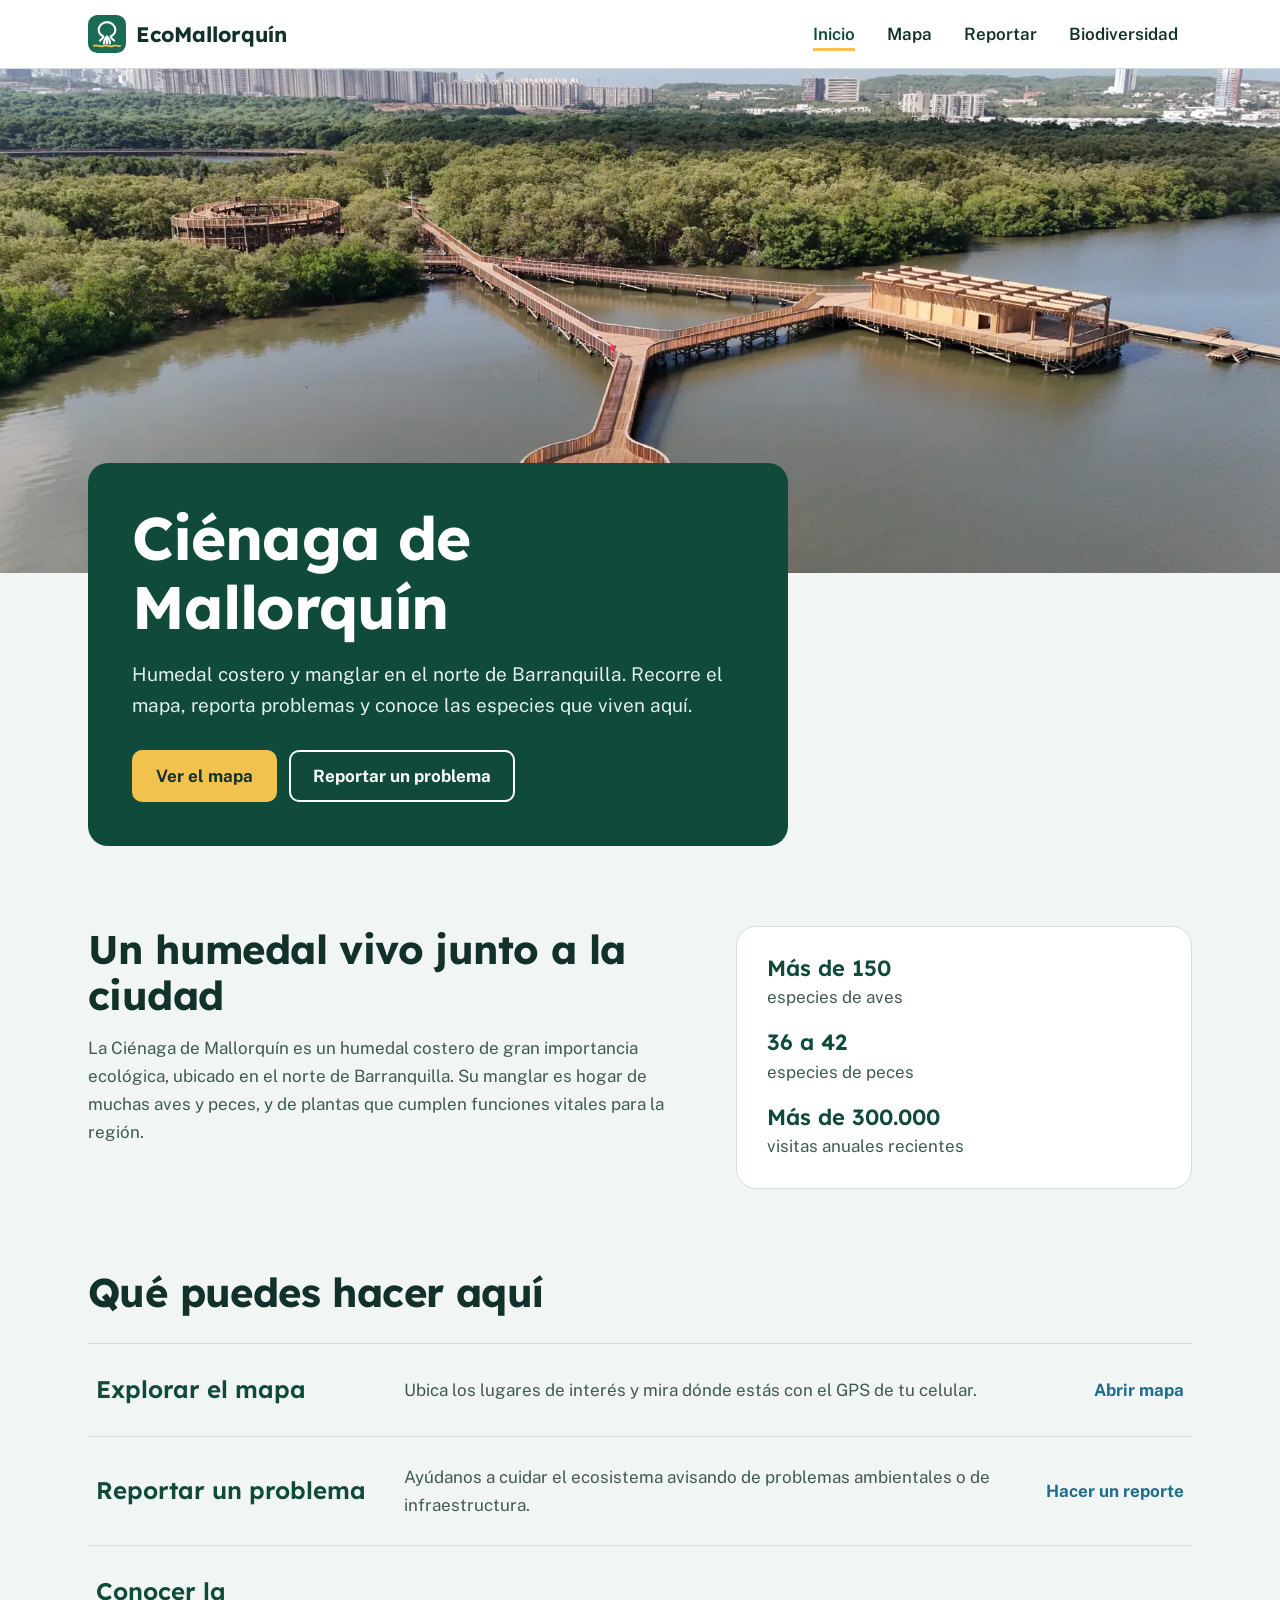
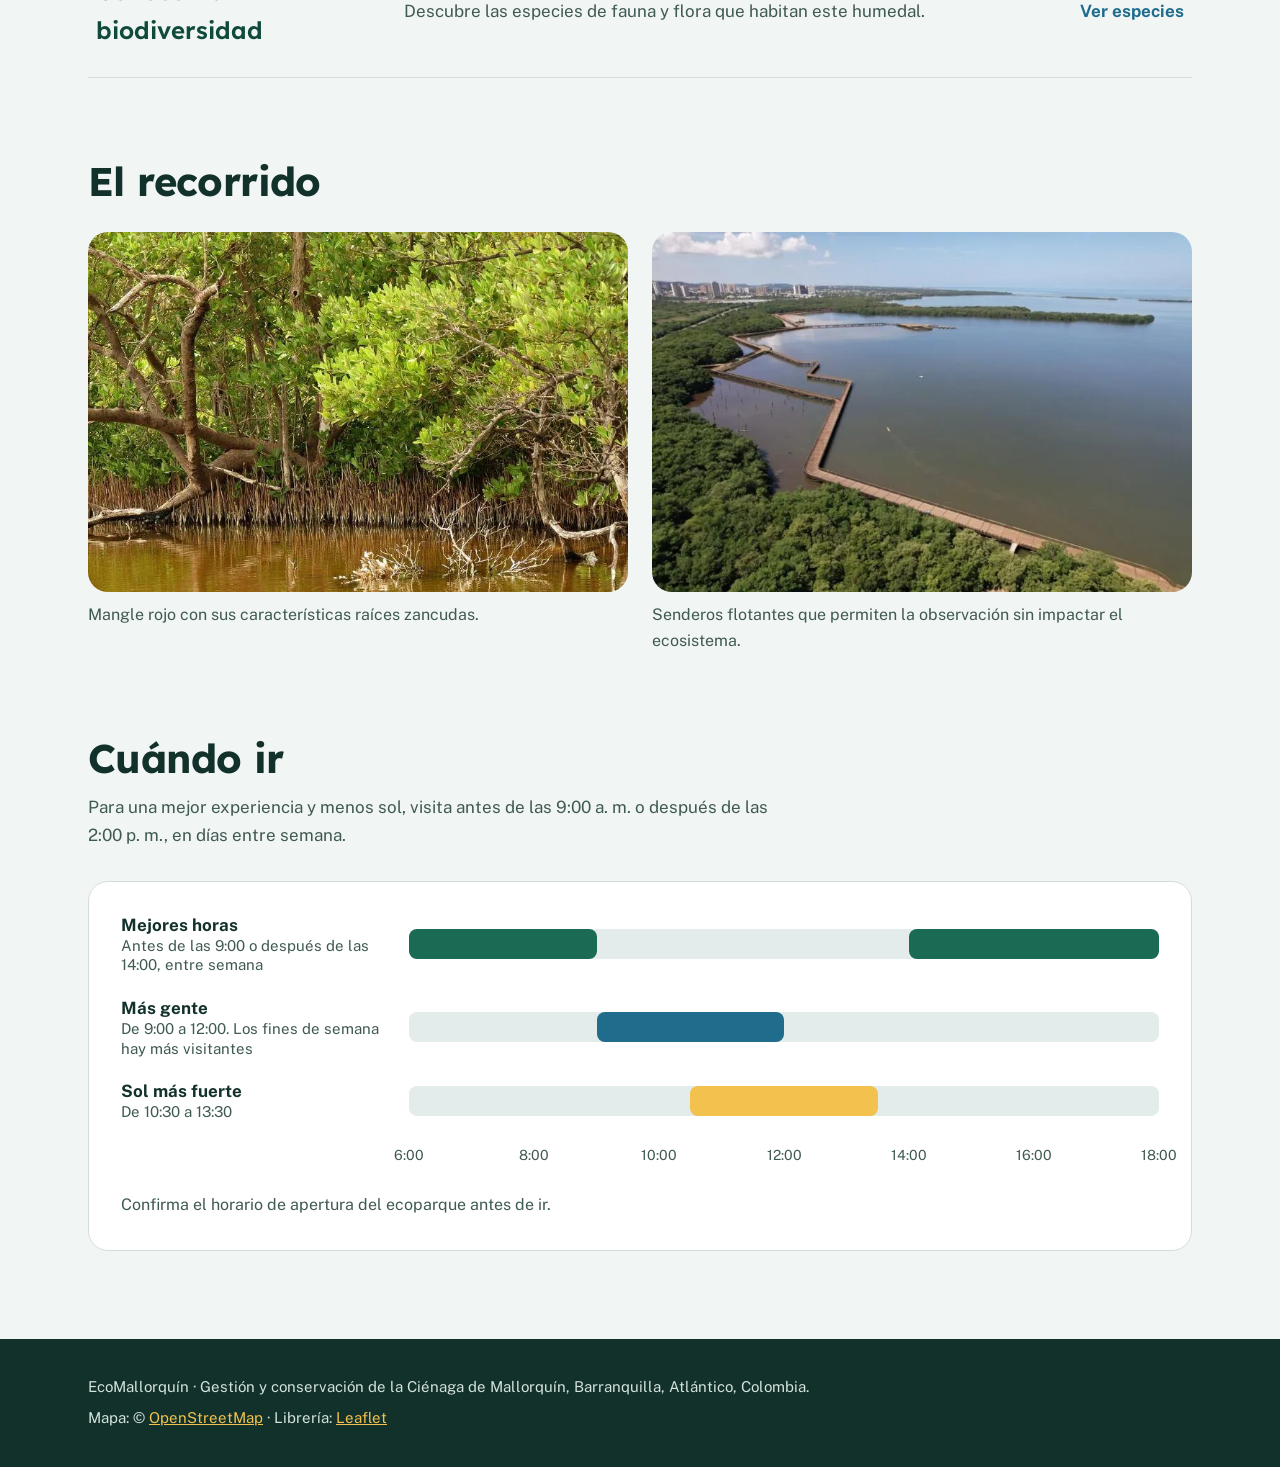
<file: index.html>
<!doctype html>
<html lang="es">
<head>
  <meta charset="utf-8">
  <meta name="viewport" content="width=device-width, initial-scale=1">
  <title>EcoMallorquín: gestión y conservación de la Ciénaga de Mallorquín</title>
  <meta name="description" content="Mapa, reportes ciudadanos y biodiversidad de la Ciénaga de Mallorquín, humedal costero y manglar en Barranquilla, Colombia.">
  <link rel="icon" type="image/svg+xml" href="assets/img/logo.svg">
  <link rel="preconnect" href="https://fonts.googleapis.com">
  <link rel="preconnect" href="https://fonts.gstatic.com" crossorigin>
  <link rel="stylesheet" href="https://fonts.googleapis.com/css2?family=Lexend:wght@500;600;700&family=Public+Sans:ital,wght@0,400;0,600;0,700;1,400&display=swap">
  <link rel="stylesheet" href="assets/css/styles.css">
</head>
<body>
  <a class="skip-link" href="#contenido">Saltar al contenido</a>

  <header class="site-header">
    <div class="wrap">
      <a class="brand" href="index.html">
        <img src="assets/img/logo.svg" alt="" width="38" height="38">
        EcoMallorquín
      </a>
      <nav class="site-nav" aria-label="Principal">
        <a href="index.html" aria-current="page">Inicio</a>
        <a href="mapa.html">Mapa</a>
        <a href="reportar.html">Reportar</a>
        <a href="biodiversidad.html">Biodiversidad</a>
      </nav>
    </div>
  </header>

  <main id="contenido">
    <section class="hero">
      <div class="hero-media">
        <img src="assets/img/vista-aerea.webp" alt="Vista aérea del ecoparque de la Ciénaga de Mallorquín: senderos de madera sobre el agua, rodeados de manglar" width="1800" height="1012" fetchpriority="high">
      </div>
      <div class="wrap">
        <div class="hero-panel">
          <h1>Ciénaga de Mallorquín</h1>
          <p>Humedal costero y manglar en el norte de Barranquilla. Recorre el mapa, reporta problemas y conoce las especies que viven aquí.</p>
          <div class="hero-actions">
            <a class="btn btn-light" href="mapa.html">Ver el mapa</a>
            <a class="btn btn-ghost-light" href="reportar.html">Reportar un problema</a>
          </div>
        </div>
      </div>
    </section>

    <section class="section">
      <div class="wrap intro">
        <div>
          <h2 class="section-title">Un humedal vivo junto a la ciudad</h2>
          <p>La Ciénaga de Mallorquín es un humedal costero de gran importancia ecológica, ubicado en el norte de Barranquilla. Su manglar es hogar de muchas aves y peces, y de plantas que cumplen funciones vitales para la región.</p>
        </div>
        <dl class="facts">
          <div><dt>Más de 150</dt><dd>especies de aves</dd></div>
          <div><dt>36 a 42</dt><dd>especies de peces</dd></div>
          <div><dt>Más de 300.000</dt><dd>visitas anuales recientes</dd></div>
        </dl>
      </div>
    </section>

    <section class="section" aria-labelledby="que-hacer">
      <div class="wrap">
        <h2 class="section-title" id="que-hacer">Qué puedes hacer aquí</h2>
        <ul class="doors">
          <li><a href="mapa.html"><span class="door-name">Explorar el mapa</span><span class="door-text">Ubica los lugares de interés y mira dónde estás con el GPS de tu celular.</span><span class="door-go">Abrir mapa</span></a></li>
          <li><a href="reportar.html"><span class="door-name">Reportar un problema</span><span class="door-text">Ayúdanos a cuidar el ecosistema avisando de problemas ambientales o de infraestructura.</span><span class="door-go">Hacer un reporte</span></a></li>
          <li><a href="biodiversidad.html"><span class="door-name">Conocer la biodiversidad</span><span class="door-text">Descubre las especies de fauna y flora que habitan este humedal.</span><span class="door-go">Ver especies</span></a></li>
        </ul>
      </div>
    </section>

    <section class="section" aria-labelledby="recorrido">
      <div class="wrap">
        <h2 class="section-title" id="recorrido">El recorrido</h2>
        <div class="gallery">
          <figure>
            <img src="assets/img/mangle-rojo.webp" alt="Mangle rojo con sus raíces zancudas sobre el agua" width="800" height="500" loading="lazy">
            <figcaption>Mangle rojo con sus características raíces zancudas.</figcaption>
          </figure>
          <figure>
            <img src="assets/img/sendero-flotante.webp" alt="Vista aérea de un sendero de madera que cruza el agua junto al manglar" width="768" height="512" loading="lazy">
            <figcaption>Senderos flotantes que permiten la observación sin impactar el ecosistema.</figcaption>
          </figure>
        </div>
      </div>
    </section>

    <section class="section" aria-labelledby="cuando-ir">
      <div class="wrap">
        <h2 class="section-title" id="cuando-ir">Cuándo ir</h2>
        <p class="section-intro">Para una mejor experiencia y menos sol, visita antes de las 9:00 a. m. o después de las 2:00 p. m., en días entre semana.</p>
        <div class="day">
          <div class="day-row">
            <div class="day-label">Mejores horas<small>Antes de las 9:00 o después de las 14:00, entre semana</small></div>
            <div class="day-track" aria-hidden="true">
              <span class="bar bar-good" style="left:0;width:25%"></span>
              <span class="bar bar-good" style="left:66.667%;width:33.333%"></span>
            </div>
          </div>
          <div class="day-row">
            <div class="day-label">Más gente<small>De 9:00 a 12:00. Los fines de semana hay más visitantes</small></div>
            <div class="day-track" aria-hidden="true">
              <span class="bar bar-crowd" style="left:25%;width:25%"></span>
            </div>
          </div>
          <div class="day-row">
            <div class="day-label">Sol más fuerte<small>De 10:30 a 13:30</small></div>
            <div class="day-track" aria-hidden="true">
              <span class="bar bar-sun" style="left:37.5%;width:25%"></span>
            </div>
          </div>
          <div class="day-row day-axis-row" aria-hidden="true">
            <div class="day-label-spacer"></div>
            <div class="day-axis"><span style="left:0.000%">6:00</span><span style="left:16.667%">8:00</span><span style="left:33.333%">10:00</span><span style="left:50.000%">12:00</span><span style="left:66.667%">14:00</span><span style="left:83.333%">16:00</span><span style="left:100.000%">18:00</span></div>
          </div>
          <p class="day-note">Confirma el horario de apertura del ecoparque antes de ir.</p>
        </div>
      </div>
    </section>
  </main>

  <footer class="site-footer">
    <div class="wrap">
      <p>EcoMallorquín · Gestión y conservación de la Ciénaga de Mallorquín, Barranquilla, Atlántico, Colombia.</p>
      <p>Mapa: © <a href="https://www.openstreetmap.org/copyright">OpenStreetMap</a> · Librería: <a href="https://leafletjs.com">Leaflet</a></p>
    </div>
  </footer>
</body>
</html>
</file>
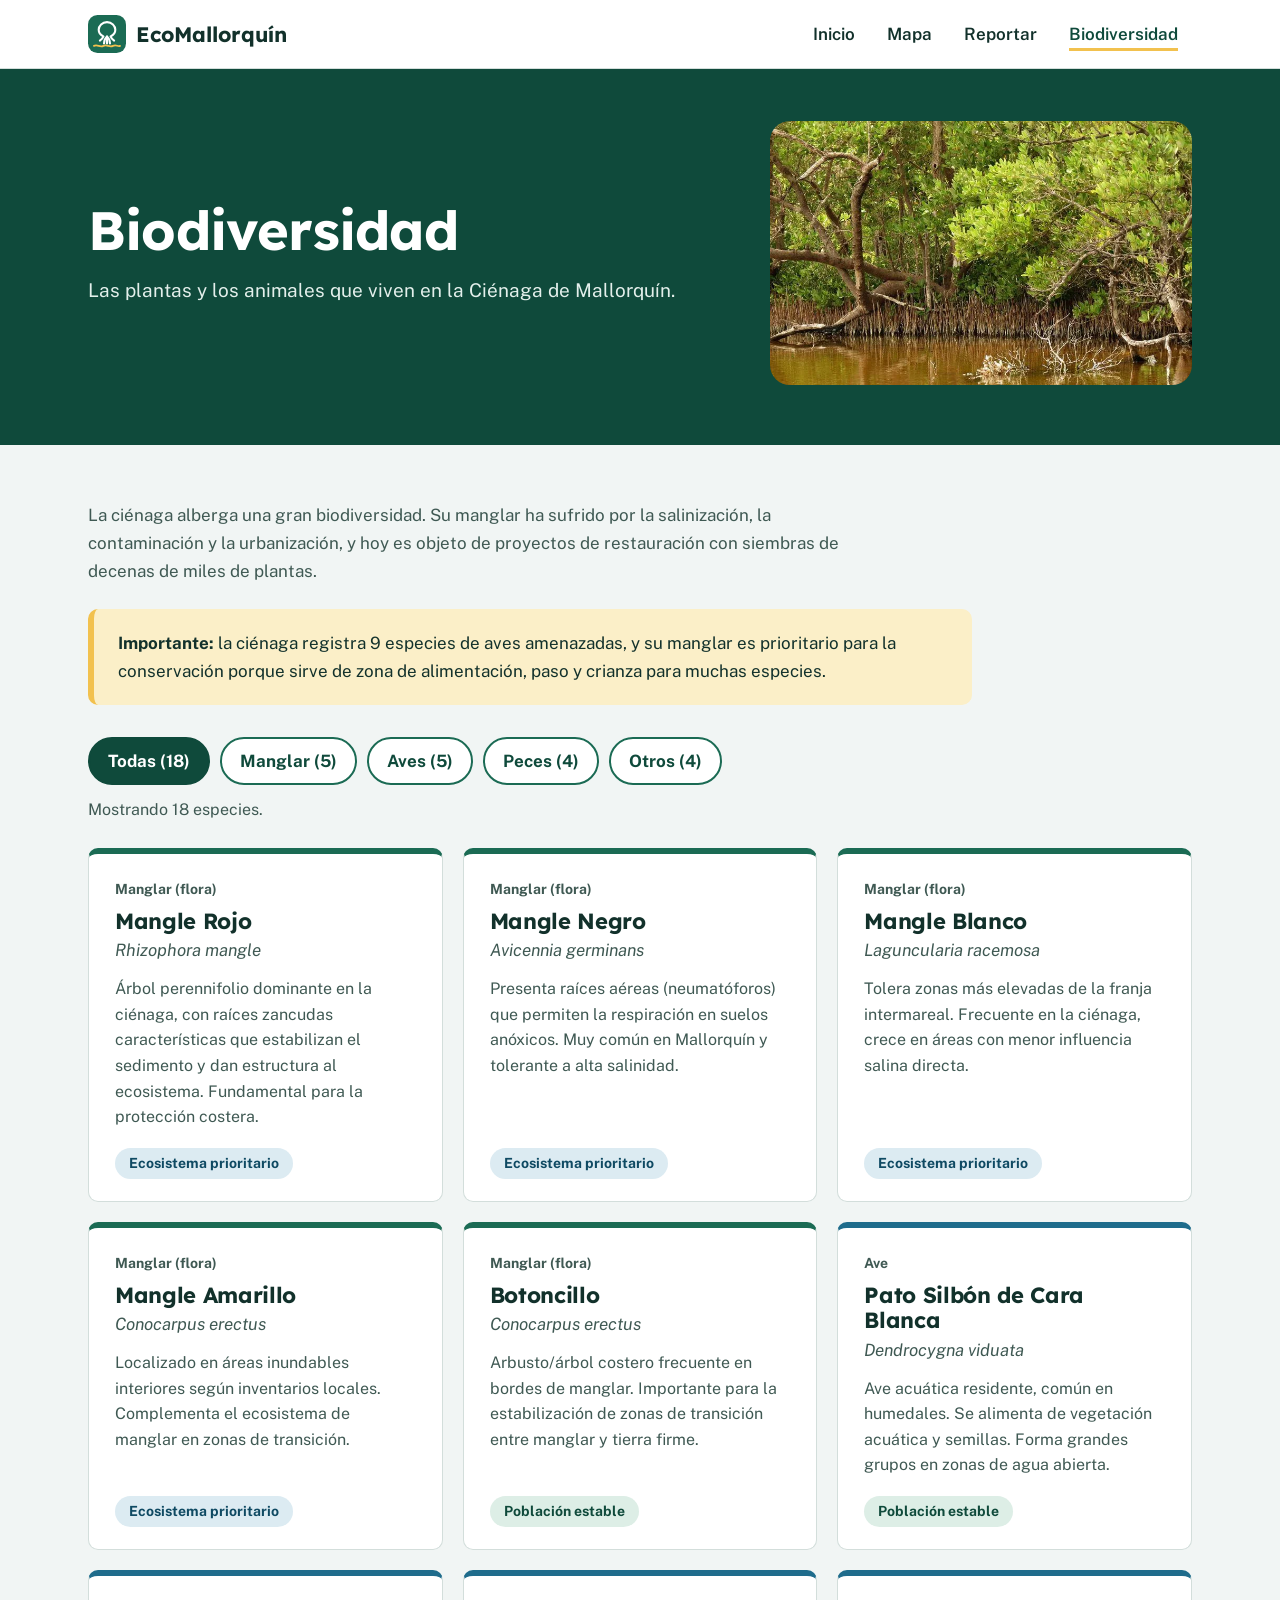
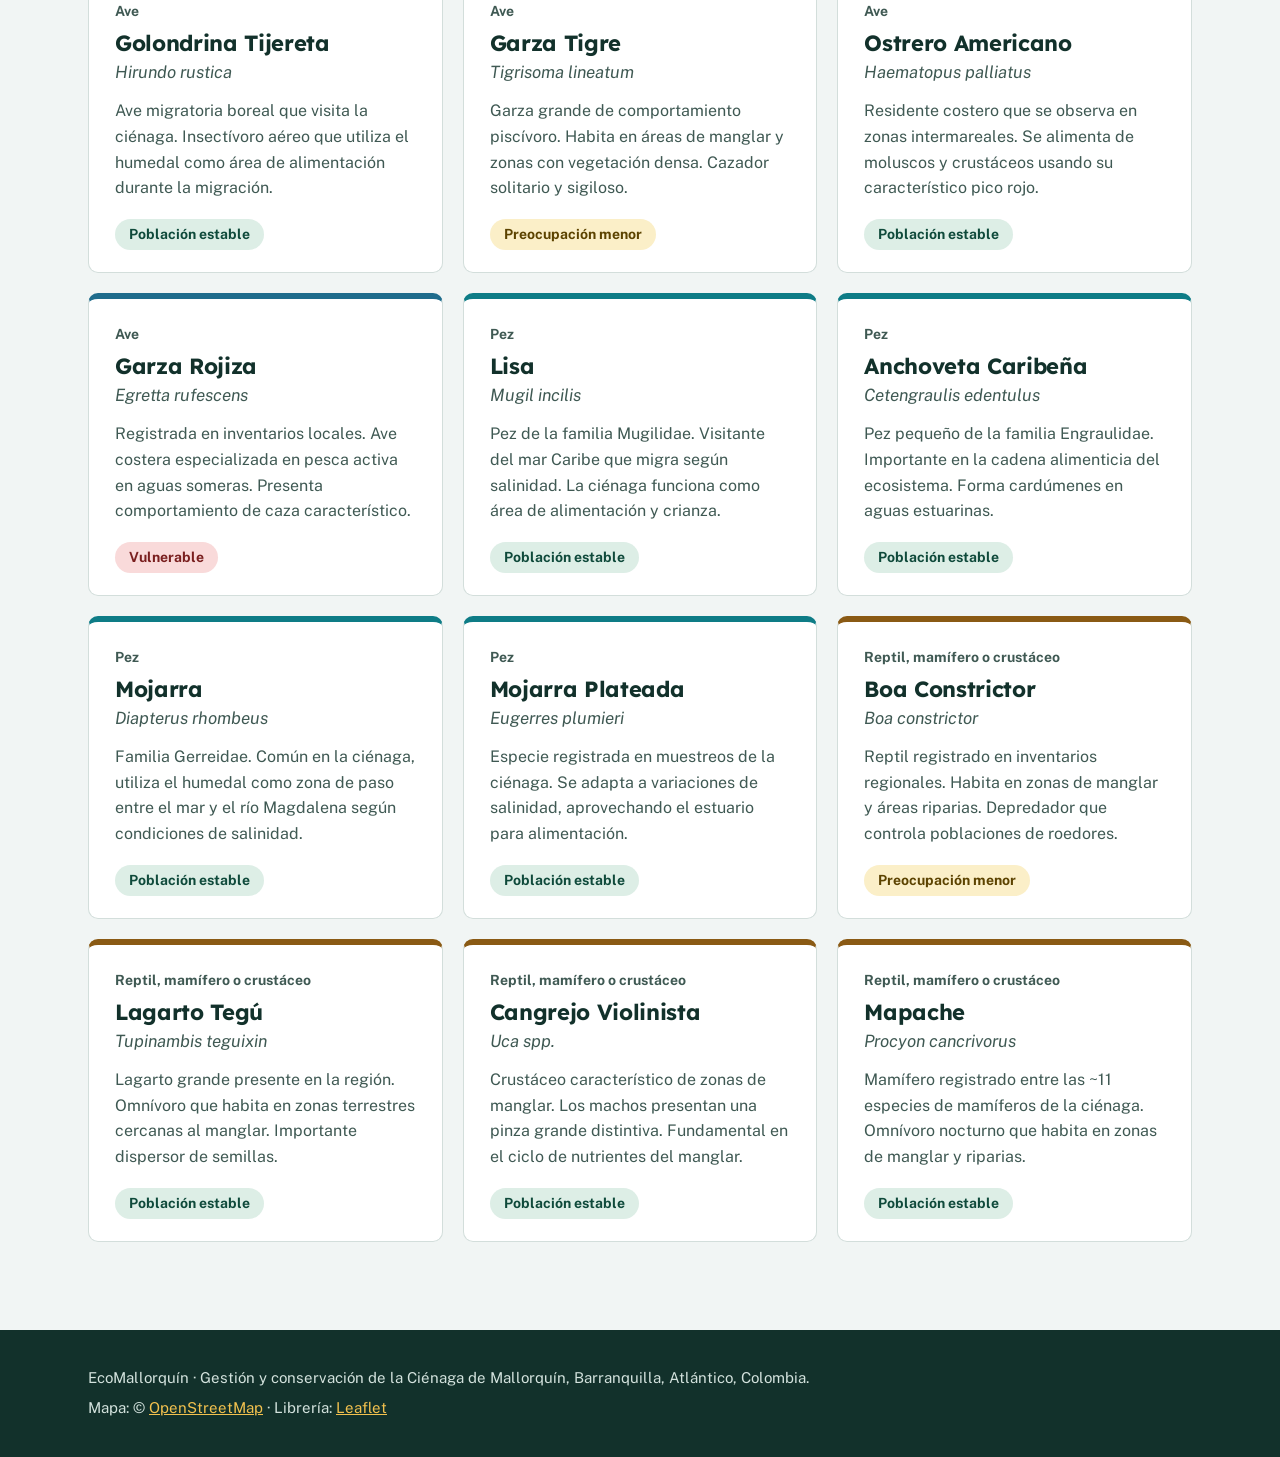
<file: biodiversidad.html>
<!doctype html>
<html lang="es">
<head>
  <meta charset="utf-8">
  <meta name="viewport" content="width=device-width, initial-scale=1">
  <title>Biodiversidad | EcoMallorquín</title>
  <meta name="description" content="Especies de manglar, aves, peces y otros animales de la Ciénaga de Mallorquín.">
  <link rel="icon" type="image/svg+xml" href="assets/img/logo.svg">
  <link rel="preconnect" href="https://fonts.googleapis.com">
  <link rel="preconnect" href="https://fonts.gstatic.com" crossorigin>
  <link rel="stylesheet" href="https://fonts.googleapis.com/css2?family=Lexend:wght@500;600;700&family=Public+Sans:ital,wght@0,400;0,600;0,700;1,400&display=swap">
  <link rel="stylesheet" href="assets/css/styles.css">
</head>
<body>
  <a class="skip-link" href="#contenido">Saltar al contenido</a>

  <header class="site-header">
    <div class="wrap">
      <a class="brand" href="index.html">
        <img src="assets/img/logo.svg" alt="" width="38" height="38">
        EcoMallorquín
      </a>
      <nav class="site-nav" aria-label="Principal">
        <a href="index.html">Inicio</a>
        <a href="mapa.html">Mapa</a>
        <a href="reportar.html">Reportar</a>
        <a href="biodiversidad.html" aria-current="page">Biodiversidad</a>
      </nav>
    </div>
  </header>

  <main id="contenido">
    <section class="page-head with-photo">
      <div class="wrap">
        <div>
          <h1>Biodiversidad</h1>
          <p>Las plantas y los animales que viven en la Ciénaga de Mallorquín.</p>
        </div>
        <img src="assets/img/mangle-rojo.webp" alt="Mangle rojo con sus raíces zancudas sobre el agua" width="800" height="500">
      </div>
    </section>

    <div class="content">
      <div class="wrap">
        <p class="section-intro" style="max-width:46em;margin:0 0 24px">La ciénaga alberga una gran biodiversidad. Su manglar ha sufrido por la salinización, la contaminación y la urbanización, y hoy es objeto de proyectos de restauración con siembras de decenas de miles de plantas.</p>
        <div class="note-box">
          <p><strong>Importante:</strong> la ciénaga registra 9 especies de aves amenazadas, y su manglar es prioritario para la conservación porque sirve de zona de alimentación, paso y crianza para muchas especies.</p>
        </div>

        <div id="filters" class="filters" role="group" aria-label="Filtrar por grupo"></div>
        <p id="species-count" class="count" role="status" aria-live="polite"></p>
        <ul id="species-grid" class="species-grid"></ul>
      </div>
    </div>
  </main>

  <footer class="site-footer">
    <div class="wrap">
      <p>EcoMallorquín · Gestión y conservación de la Ciénaga de Mallorquín, Barranquilla, Atlántico, Colombia.</p>
      <p>Mapa: © <a href="https://www.openstreetmap.org/copyright">OpenStreetMap</a> · Librería: <a href="https://leafletjs.com">Leaflet</a></p>
    </div>
  </footer>
  <script src="assets/js/data/species.js"></script>
  <script src="assets/js/biodiversity.js"></script>
</body>
</html>
</file>
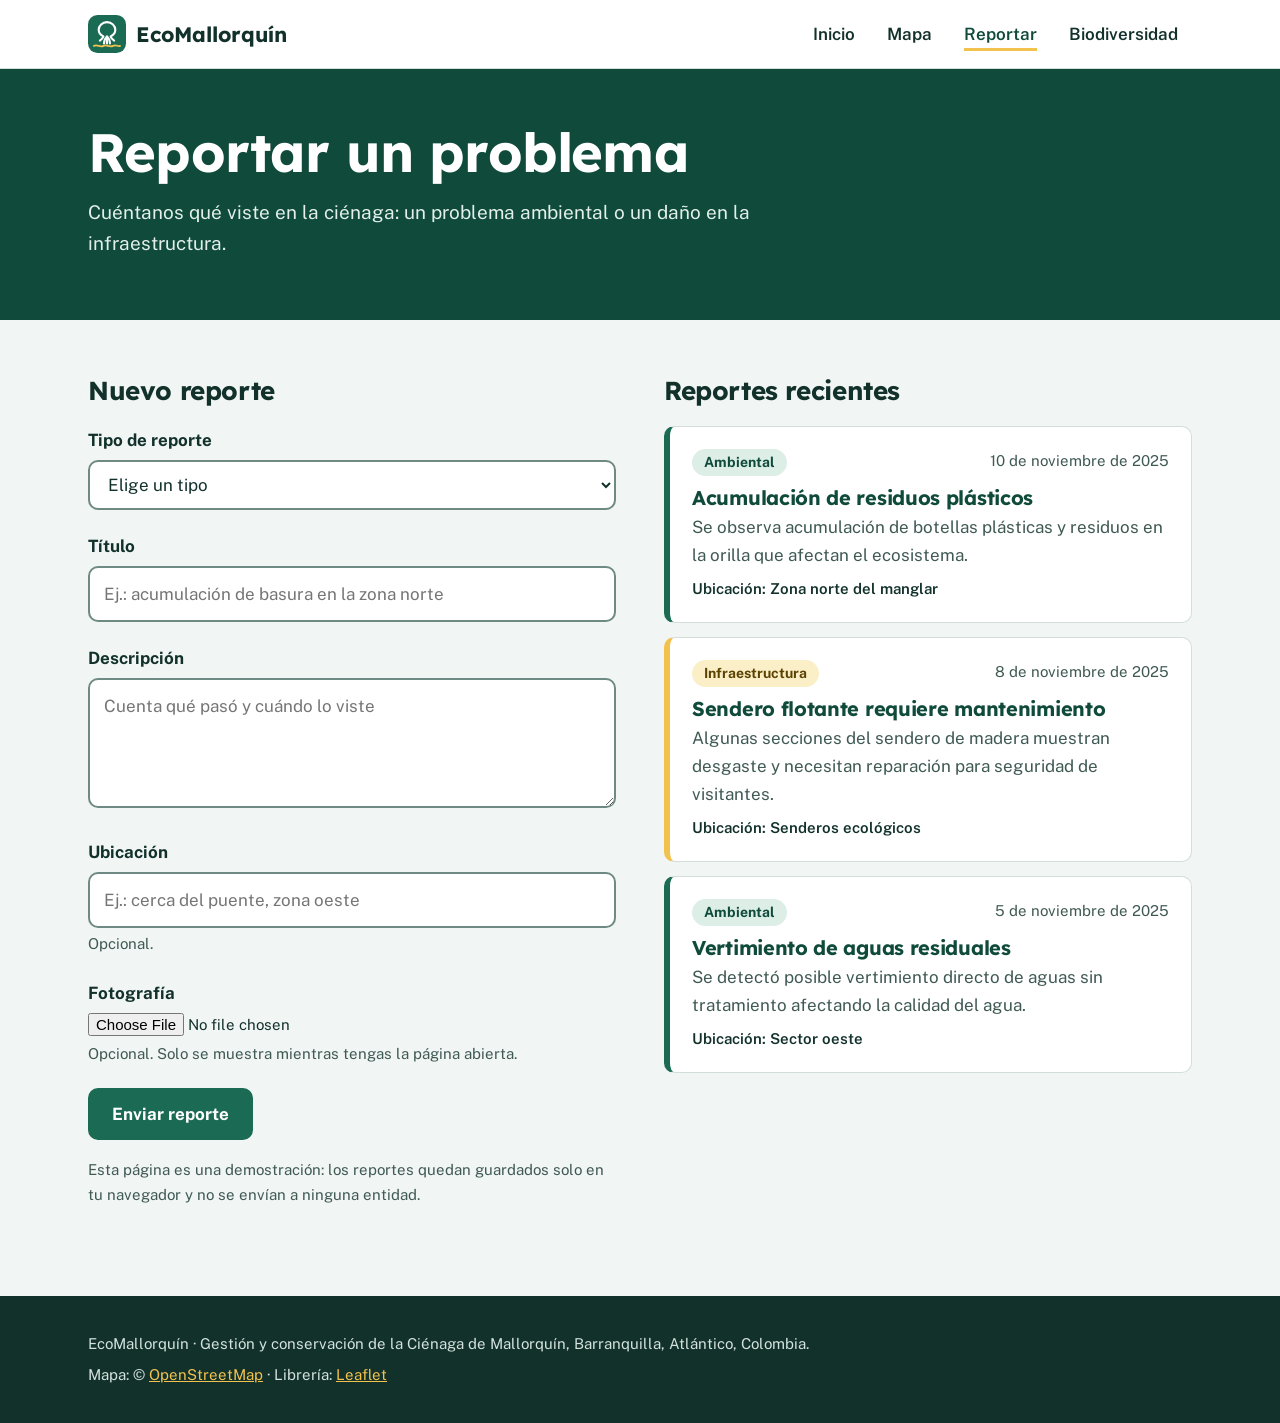
<file: reportar.html>
<!doctype html>
<html lang="es">
<head>
  <meta charset="utf-8">
  <meta name="viewport" content="width=device-width, initial-scale=1">
  <title>Reportar un problema | EcoMallorquín</title>
  <meta name="description" content="Reporta problemas ambientales o de infraestructura en la Ciénaga de Mallorquín.">
  <link rel="icon" type="image/svg+xml" href="assets/img/logo.svg">
  <link rel="preconnect" href="https://fonts.googleapis.com">
  <link rel="preconnect" href="https://fonts.gstatic.com" crossorigin>
  <link rel="stylesheet" href="https://fonts.googleapis.com/css2?family=Lexend:wght@500;600;700&family=Public+Sans:ital,wght@0,400;0,600;0,700;1,400&display=swap">
  <link rel="stylesheet" href="assets/css/styles.css">
</head>
<body>
  <a class="skip-link" href="#contenido">Saltar al contenido</a>

  <header class="site-header">
    <div class="wrap">
      <a class="brand" href="index.html">
        <img src="assets/img/logo.svg" alt="" width="38" height="38">
        EcoMallorquín
      </a>
      <nav class="site-nav" aria-label="Principal">
        <a href="index.html">Inicio</a>
        <a href="mapa.html">Mapa</a>
        <a href="reportar.html" aria-current="page">Reportar</a>
        <a href="biodiversidad.html">Biodiversidad</a>
      </nav>
    </div>
  </header>

  <main id="contenido">
    <section class="page-head">
      <div class="wrap">
        <h1>Reportar un problema</h1>
        <p>Cuéntanos qué viste en la ciénaga: un problema ambiental o un daño en la infraestructura.</p>
      </div>
    </section>

    <div class="content">
      <div class="wrap report-layout">
        <section aria-labelledby="form-title">
          <h2 id="form-title">Nuevo reporte</h2>
          <form id="report-form" class="form">
            <div class="field">
              <label for="report-type">Tipo de reporte</label>
              <select id="report-type" name="type" required>
                <option value="">Elige un tipo</option>
                <option value="ambiental">Problema ambiental</option>
                <option value="infraestructura">Problema de infraestructura</option>
              </select>
            </div>
            <div class="field">
              <label for="report-title">Título</label>
              <input id="report-title" name="title" type="text" maxlength="100" placeholder="Ej.: acumulación de basura en la zona norte" required>
            </div>
            <div class="field">
              <label for="report-description">Descripción</label>
              <textarea id="report-description" name="description" maxlength="600" placeholder="Cuenta qué pasó y cuándo lo viste" required></textarea>
            </div>
            <div class="field">
              <label for="report-location">Ubicación</label>
              <input id="report-location" name="location" type="text" maxlength="100" placeholder="Ej.: cerca del puente, zona oeste" aria-describedby="location-hint">
              <span id="location-hint" class="hint">Opcional.</span>
            </div>
            <div class="field">
              <label for="report-photo">Fotografía</label>
              <div class="photo-pick">
                <input id="report-photo" type="file" accept="image/*" aria-describedby="photo-hint">
                <img id="photo-preview" class="photo-preview" alt="Vista previa de la foto elegida" hidden>
              </div>
              <span id="photo-hint" class="hint">Opcional. Solo se muestra mientras tengas la página abierta.</span>
            </div>
            <div><button class="btn" type="submit">Enviar reporte</button></div>
          </form>
          <div role="status" aria-live="polite">
            <p id="report-message" class="notice" hidden></p>
          </div>
          <p class="privacy-note">Esta página es una demostración: los reportes quedan guardados solo en tu navegador y no se envían a ninguna entidad.</p>
        </section>

        <section aria-labelledby="list-title">
          <h2 id="list-title">Reportes recientes</h2>
          <ul id="report-list" class="report-list"></ul>
        </section>
      </div>
    </div>
  </main>

  <footer class="site-footer">
    <div class="wrap">
      <p>EcoMallorquín · Gestión y conservación de la Ciénaga de Mallorquín, Barranquilla, Atlántico, Colombia.</p>
      <p>Mapa: © <a href="https://www.openstreetmap.org/copyright">OpenStreetMap</a> · Librería: <a href="https://leafletjs.com">Leaflet</a></p>
    </div>
  </footer>
  <script src="assets/js/data/reports.js"></script>
  <script src="assets/js/reports.js"></script>
</body>
</html>
</file>
<file: assets/css/styles.css>
/* =========================================================
   EcoMallorquín – estilos compartidos
   Colores tomados del lugar: el verde del manglar, el azul del
   agua de la ciénaga y el amarillo del sol de la costa.
   Tipografía: Lexend (títulos) y Public Sans (texto).
   ========================================================= */

:root {
  --mist: #F1F5F4;
  --paper: #FFFFFF;
  --ink: #12312B;
  --ink-soft: #3F5953;
  --line: #D3DEDB;
  --field: #6E8A83;
  --mangrove: #1B6B54;
  --mangrove-dark: #0F4A3B;
  --water: #1F6C8C;
  --sun: #F2C14E;
  --sun-soft: #FBEFC8;

  --font-display: 'Lexend', 'Segoe UI', system-ui, sans-serif;
  --font-body: 'Public Sans', 'Segoe UI', system-ui, sans-serif;
  --radius: 10px;
  --radius-lg: 20px;
  --max: 1160px;
}

/* ---------- Base ---------- */
*, *::before, *::after { box-sizing: border-box; }
body {
  margin: 0;
  background: var(--mist);
  color: var(--ink);
  font-family: var(--font-body);
  font-size: 17px;
  line-height: 1.65;
}
img { max-width: 100%; height: auto; display: block; }
a { color: var(--water); }
a:hover { color: var(--mangrove-dark); }
button, input, select, textarea { font: inherit; color: inherit; }
:focus-visible { outline: 3px solid var(--water); outline-offset: 3px; }
[hidden] { display: none !important; }

h1, h2, h3 { font-family: var(--font-display); line-height: 1.15; letter-spacing: -0.015em; margin: 0; }

.wrap { max-width: var(--max); margin: 0 auto; padding: 0 28px; }
.visually-hidden {
  position: absolute !important;
  width: 1px; height: 1px;
  overflow: hidden;
  clip: rect(0 0 0 0);
  white-space: nowrap;
}
.skip-link {
  position: absolute; left: 12px; top: -60px; z-index: 20;
  background: var(--ink); color: #FFFFFF; padding: 10px 16px; border-radius: 8px;
}
.skip-link:focus { top: 12px; }

/* ---------- Encabezado ---------- */
.site-header {
  position: sticky; top: 0; z-index: 10;
  background: var(--paper);
  border-bottom: 1px solid var(--line);
}
.site-header .wrap {
  display: flex; flex-wrap: wrap; align-items: center; justify-content: space-between;
  gap: 4px 24px; padding-top: 10px; padding-bottom: 10px;
}
.brand {
  display: flex; align-items: center; gap: 10px;
  font-family: var(--font-display); font-weight: 700; font-size: 21px;
  color: var(--ink); text-decoration: none;
}
.brand img { width: 38px; height: 38px; }
.site-nav { display: flex; flex-wrap: wrap; gap: 2px 4px; }
.site-nav a {
  color: var(--ink); text-decoration: none; font-weight: 600;
  padding: 10px 14px; border-radius: 8px;
}
.site-nav a:hover { background: var(--mist); color: var(--ink); }
.site-nav a[aria-current="page"] {
  color: var(--mangrove-dark);
  text-decoration: underline; text-decoration-thickness: 3px; text-underline-offset: 8px;
  text-decoration-color: var(--sun);
}

/* ---------- Botones ---------- */
.btn {
  display: inline-flex; align-items: center; justify-content: center;
  min-height: 48px; padding: 10px 22px;
  border-radius: var(--radius); border: 2px solid var(--mangrove);
  background: var(--mangrove); color: #FFFFFF;
  font-weight: 700; text-decoration: none; cursor: pointer;
}
.btn:hover { background: var(--mangrove-dark); border-color: var(--mangrove-dark); color: #FFFFFF; }
.btn-light { background: var(--sun); border-color: var(--sun); color: var(--ink); }
.btn-light:hover { background: #FFD36E; border-color: #FFD36E; color: var(--ink); }
.btn-outline { background: transparent; color: var(--mangrove-dark); }
.btn-outline:hover { background: var(--mangrove-dark); color: #FFFFFF; }
.btn-ghost-light { background: transparent; border-color: #FFFFFF; color: #FFFFFF; }
.btn-ghost-light:hover { background: #FFFFFF; border-color: #FFFFFF; color: var(--mangrove-dark); }
.btn-small { min-height: 40px; padding: 6px 16px; font-size: 15px; }

/* ---------- Portada ---------- */
.hero-media { height: clamp(320px, 56vh, 600px); background: var(--mangrove-dark); }
.hero-media img { width: 100%; height: 100%; object-fit: cover; object-position: center 62%; }
.hero-panel {
  position: relative;
  max-width: 700px;
  margin-top: -110px;
  padding: 40px 44px 44px;
  background: var(--mangrove-dark); color: #FFFFFF;
  border-radius: var(--radius-lg);
}
.hero-panel h1 { font-size: clamp(36px, 5vw, 60px); font-weight: 700; }
.hero-panel p { margin: 18px 0 0; font-size: 19px; color: #E3EFEB; max-width: 32em; }
.hero-actions { margin-top: 28px; display: flex; flex-wrap: wrap; gap: 12px; }

/* ---------- Secciones ---------- */
.section { padding: 80px 0 0; }
.section:last-of-type { padding-bottom: 88px; }
.section-title { font-size: clamp(28px, 3.6vw, 40px); }
.section-intro { margin: 12px 0 0; max-width: 40em; color: var(--ink-soft); }

.intro { display: grid; grid-template-columns: minmax(0, 1.3fr) minmax(0, 1fr); gap: 56px; align-items: start; }
.intro p { margin: 16px 0 0; color: var(--ink-soft); max-width: 36em; }
.facts { margin: 0; padding: 28px 30px; background: var(--paper); border-radius: var(--radius-lg); border: 1px solid var(--line); display: grid; gap: 18px; }
.facts dt { font-family: var(--font-display); font-weight: 600; font-size: 22px; line-height: 1.2; color: var(--mangrove-dark); }
.facts dd { margin: 2px 0 0; color: var(--ink-soft); }

/* Accesos a las secciones */
.doors { list-style: none; margin: 28px 0 0; padding: 0; border-top: 1px solid var(--line); }
.doors a {
  display: grid; grid-template-columns: minmax(180px, 280px) minmax(0, 1fr) auto;
  gap: 8px 28px; align-items: center;
  padding: 26px 8px; text-decoration: none; color: var(--ink);
  border-bottom: 1px solid var(--line);
}
.doors a:hover { background: var(--paper); }
.doors .door-name { font-family: var(--font-display); font-weight: 600; font-size: 24px; color: var(--mangrove-dark); }
.doors .door-text { color: var(--ink-soft); }
.doors .door-go { font-weight: 700; color: var(--water); }

/* Fotos */
.gallery { margin-top: 28px; display: grid; grid-template-columns: repeat(2, minmax(0, 1fr)); gap: 24px; }
.gallery figure { margin: 0; }
.gallery img { width: 100%; aspect-ratio: 3 / 2; object-fit: cover; border-radius: var(--radius-lg); }
.gallery figcaption { margin-top: 10px; color: var(--ink-soft); font-size: 16px; max-width: 30em; }

/* Cuándo ir: horas del día */
.day { margin-top: 32px; padding: 32px; background: var(--paper); border-radius: var(--radius-lg); border: 1px solid var(--line); display: grid; gap: 22px; }
.day-row { display: grid; grid-template-columns: minmax(200px, 260px) minmax(0, 1fr); gap: 6px 28px; align-items: center; }
.day-label { font-weight: 700; line-height: 1.3; }
.day-label small { display: block; font-weight: 400; color: var(--ink-soft); font-size: 15px; }
.day-track { position: relative; height: 30px; border-radius: 8px; background: #E3ECEA; }
.bar { position: absolute; top: 0; bottom: 0; border-radius: 8px; }
.bar-good { background: var(--mangrove); }
.bar-crowd { background: var(--water); }
.bar-sun { background: var(--sun); }
.day-axis { position: relative; height: 22px; font-size: 14px; color: var(--ink-soft); }
.day-axis span { position: absolute; top: 0; transform: translateX(-50%); }
.day-note { margin: 4px 0 0; color: var(--ink-soft); font-size: 16px; }

/* ---------- Cabecera de páginas internas ---------- */
.page-head { background: var(--mangrove-dark); color: #FFFFFF; padding: 52px 0 60px; }
.page-head h1 { font-size: clamp(34px, 4.8vw, 54px); font-weight: 700; }
.page-head p { margin: 14px 0 0; max-width: 36em; font-size: 19px; color: #E3EFEB; }
.page-head.with-photo .wrap { display: grid; grid-template-columns: minmax(0, 1.2fr) minmax(0, 0.8fr); gap: 48px; align-items: center; }
.page-head.with-photo img { width: 100%; aspect-ratio: 8 / 5; object-fit: cover; border-radius: var(--radius-lg); }
.content { padding: 56px 0 88px; }

/* ---------- Mapa ---------- */
.map-layout { display: grid; grid-template-columns: minmax(0, 1fr) 340px; gap: 28px; align-items: start; }
#map { width: 100%; height: 600px; border-radius: var(--radius-lg); border: 1px solid var(--line); background: #DDE8E5; z-index: 0; }
.map-side h2 { font-size: 22px; margin-bottom: 12px; }
.place-list { list-style: none; margin: 0 0 20px; padding: 0; display: grid; gap: 8px; }
.place-btn {
  width: 100%; display: grid; grid-template-columns: 34px minmax(0, 1fr); gap: 12px; align-items: start;
  text-align: left; padding: 12px 14px; cursor: pointer;
  background: var(--paper); border: 2px solid var(--line); border-radius: var(--radius);
}
.place-btn:hover { border-color: var(--mangrove); }
.place-btn strong { display: block; line-height: 1.3; }
.place-btn span.desc { display: block; font-size: 15px; color: var(--ink-soft); line-height: 1.4; }
.pin-number {
  display: inline-flex; align-items: center; justify-content: center;
  width: 34px; height: 34px; border-radius: 50%;
  background: var(--mangrove); color: #FFFFFF; font-weight: 700; border: 3px solid #FFFFFF;
  box-shadow: 0 1px 4px rgba(0, 0, 0, 0.35);
}
.leaflet-div-icon.pin { background: none; border: none; }
.pin .pin-number { width: 34px; height: 34px; }
.pin-user .pin-number { background: var(--water); }
.map-actions { display: grid; gap: 10px; }
.map-status { margin: 12px 0 0; font-size: 16px; color: var(--ink-soft); min-height: 1.6em; }
.map-fallback { padding: 24px; }

/* ---------- Reportes ---------- */
.report-layout { display: grid; grid-template-columns: minmax(0, 1fr) minmax(0, 1fr); gap: 48px; align-items: start; }
.report-layout h2 { font-size: 26px; margin-bottom: 20px; }
.form { display: grid; gap: 22px; }
.field label, .field .label { display: block; margin-bottom: 6px; font-weight: 700; }
.field .hint { display: block; margin-top: 4px; font-size: 15px; color: var(--ink-soft); }
.field input[type="text"], .field select, .field textarea {
  width: 100%; padding: 12px 14px; min-height: 48px;
  background: var(--paper); border: 2px solid var(--field); border-radius: var(--radius);
}
.field textarea { min-height: 130px; resize: vertical; }
.field input:focus, .field select:focus, .field textarea:focus { outline: 3px solid var(--water); outline-offset: 2px; border-color: var(--water); }
.photo-pick { display: flex; flex-wrap: wrap; align-items: center; gap: 14px; }
.photo-pick input[type="file"] { font-size: 15px; max-width: 100%; }
.photo-preview { width: 88px; height: 88px; object-fit: cover; border-radius: var(--radius); border: 1px solid var(--line); }
.notice {
  margin-top: 20px; padding: 14px 18px; border-radius: var(--radius);
  background: #DDEEE6; color: #0F4A3B; border: 1px solid #B7D9C9; font-weight: 600;
}
.privacy-note { margin: 18px 0 0; font-size: 15px; color: var(--ink-soft); }

.report-list { list-style: none; margin: 0; padding: 0; display: grid; gap: 14px; }
.report {
  padding: 20px 22px; background: var(--paper);
  border: 1px solid var(--line); border-left: 6px solid var(--mangrove); border-radius: var(--radius);
}
.report[data-type="infraestructura"] { border-left-color: var(--sun); }
.report-top { display: flex; flex-wrap: wrap; justify-content: space-between; gap: 6px 12px; align-items: center; }
.tag { display: inline-block; padding: 2px 12px; border-radius: 999px; font-size: 14px; font-weight: 700; }
.tag-ambiental { background: #DDEEE6; color: #0F4A3B; }
.tag-infraestructura { background: var(--sun-soft); color: #5C4300; }
.tag-mine { background: #DCEBF2; color: #0F4A63; margin-left: 6px; }
.report-date { font-size: 15px; color: var(--ink-soft); }
.report h3 { margin: 10px 0 4px; font-size: 20px; color: var(--mangrove-dark); }
.report p { margin: 0; color: var(--ink-soft); }
.report .where { margin-top: 8px; font-size: 15px; font-weight: 600; color: var(--ink); }
.report img { margin-top: 12px; width: 100%; max-width: 280px; border-radius: var(--radius); }
.report-remove { margin-top: 12px; }

/* ---------- Biodiversidad ---------- */
.note-box { margin: 0 0 32px; padding: 20px 24px; max-width: 52em; background: var(--sun-soft); border-radius: var(--radius); border-left: 6px solid var(--sun); }
.note-box p { margin: 0; }
.filters { display: flex; flex-wrap: wrap; gap: 10px; margin-bottom: 12px; }
.chip {
  min-height: 44px; padding: 8px 18px; cursor: pointer;
  background: var(--paper); border: 2px solid var(--mangrove); border-radius: 999px;
  color: var(--mangrove-dark); font-weight: 700;
}
.chip:hover { background: #E4F0EC; }
.chip[aria-pressed="true"] { background: var(--mangrove-dark); border-color: var(--mangrove-dark); color: #FFFFFF; }
.count { margin: 0 0 24px; color: var(--ink-soft); font-size: 16px; }

.species-grid { list-style: none; margin: 0; padding: 0; display: grid; grid-template-columns: repeat(auto-fill, minmax(300px, 1fr)); gap: 20px; }
.species {
  height: 100%; padding: 24px 26px 22px; display: flex; flex-direction: column;
  background: var(--paper); border: 1px solid var(--line); border-top: 6px solid var(--mangrove); border-radius: var(--radius);
}
.species[data-group="aves"] { border-top-color: var(--water); }
.species[data-group="peces"] { border-top-color: #0E7C86; }
.species[data-group="otros"] { border-top-color: #8A5A14; }
.species .group { margin: 0 0 8px; font-size: 14px; font-weight: 700; color: var(--ink-soft); }
.species h3 { font-size: 22px; color: var(--ink); }
.species .scientific { margin: 2px 0 12px; font-style: italic; color: var(--ink-soft); }
.species .desc { margin: 0 0 18px; flex: 1; color: var(--ink-soft); font-size: 16px; line-height: 1.6; }
.status { align-self: flex-start; padding: 4px 14px; border-radius: 999px; font-size: 14px; font-weight: 700; }
.status-prioritario { background: #DCEBF2; color: #0F4A63; }
.status-estable { background: #DDEEE6; color: #0F4A3B; }
.status-preocupacion { background: var(--sun-soft); color: #5C4300; }
.status-vulnerable { background: #F9DADA; color: #7A1F1F; }

/* ---------- Pie ---------- */
.site-footer { background: var(--ink); color: #D3E2DD; padding: 36px 0; font-size: 15px; }
.site-footer .wrap { display: grid; gap: 6px; }
.site-footer p { margin: 0; }
.site-footer a { color: var(--sun); }

/* ---------- Pantallas medianas y pequeñas ---------- */
@media (max-width: 960px) {
  .intro, .page-head.with-photo .wrap, .report-layout { grid-template-columns: minmax(0, 1fr); gap: 32px; }
  .map-layout { grid-template-columns: minmax(0, 1fr); }
  #map { height: 460px; }
  .doors a { grid-template-columns: minmax(0, 1fr); padding: 22px 8px; }
  .page-head.with-photo img { max-width: 420px; }
}
@media (max-width: 640px) {
  .wrap { padding: 0 20px; }
  .hero-panel { margin-top: -56px; padding: 28px 24px 30px; border-radius: var(--radius); }
  .gallery { grid-template-columns: minmax(0, 1fr); }
  .day { padding: 24px 20px; }
  .day-row { grid-template-columns: minmax(0, 1fr); }
  .day-axis-row .day-label-spacer { display: none; }
  .btn { width: 100%; }
  .btn-small { width: auto; }
  .site-nav { margin: 0 -10px; }
}
@media (prefers-reduced-motion: reduce) {
  * { scroll-behavior: auto !important; }
}
</file>
